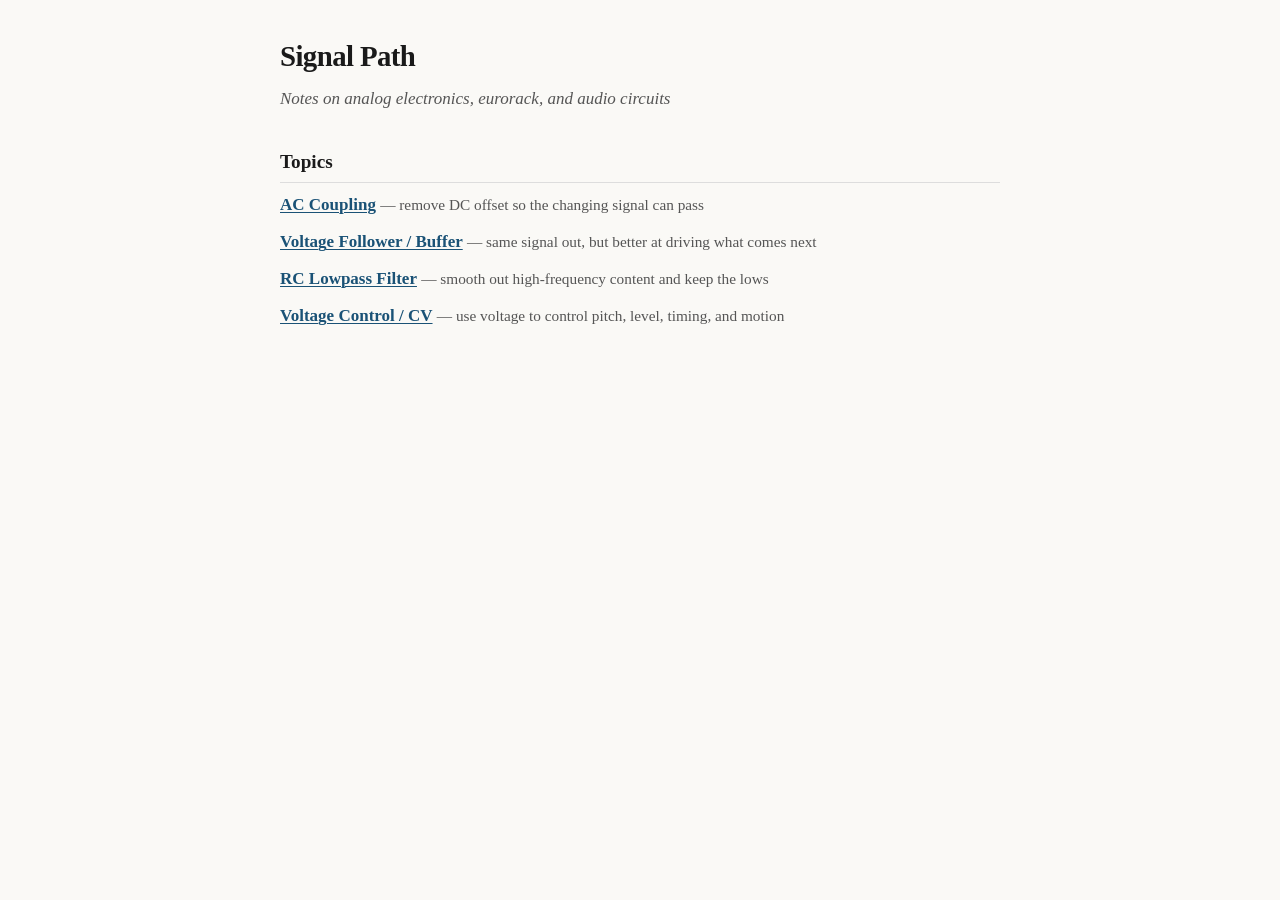
<file: index.html>
<!DOCTYPE html>
<html lang="en">
<head>
    <meta charset="UTF-8">
    <meta name="viewport" content="width=device-width, initial-scale=1.0">
    <title>Signal Path</title>
    <link rel="stylesheet" href="assets/style.css">
</head>
<body>
    <main>
        <h1>Signal Path</h1>
        <p class="subtitle">Notes on analog electronics, eurorack, and audio circuits</p>

        <h2>Topics</h2>
        <nav>
            <ul class="topic-list">
                <li>
                    <a href="topics/ac-coupling.html">AC Coupling</a>
                    <span class="desc"> — remove DC offset so the changing signal can pass</span>
                </li>
                <li>
                    <a href="topics/voltage-follower.html">Voltage Follower / Buffer</a>
                    <span class="desc"> — same signal out, but better at driving what comes next</span>
                </li>
                <li>
                    <a href="topics/rc-lowpass.html">RC Lowpass Filter</a>
                    <span class="desc"> — smooth out high-frequency content and keep the lows</span>
                </li>
                <li>
                    <a href="topics/voltage-control.html">Voltage Control / CV</a>
                    <span class="desc"> — use voltage to control pitch, level, timing, and motion</span>
                </li>
            </ul>
        </nav>
    </main>
</body>
</html>
</file>
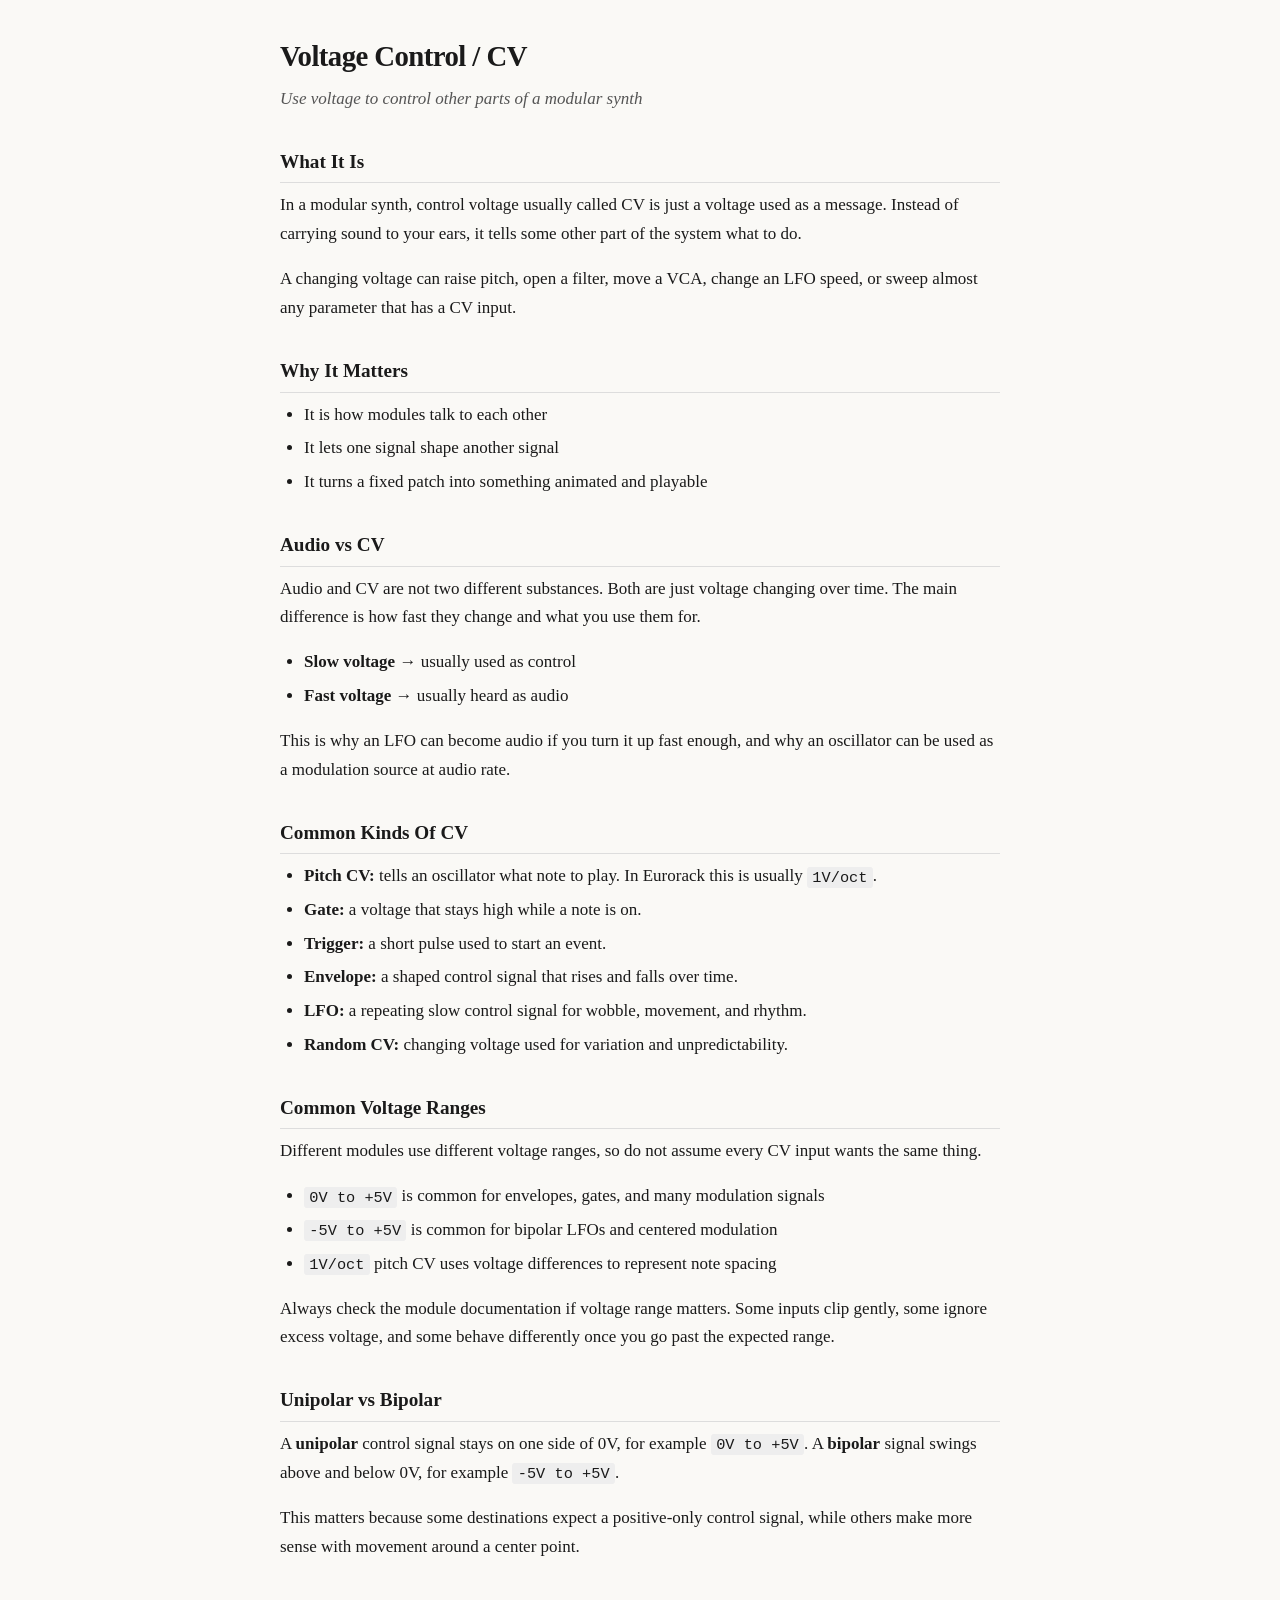
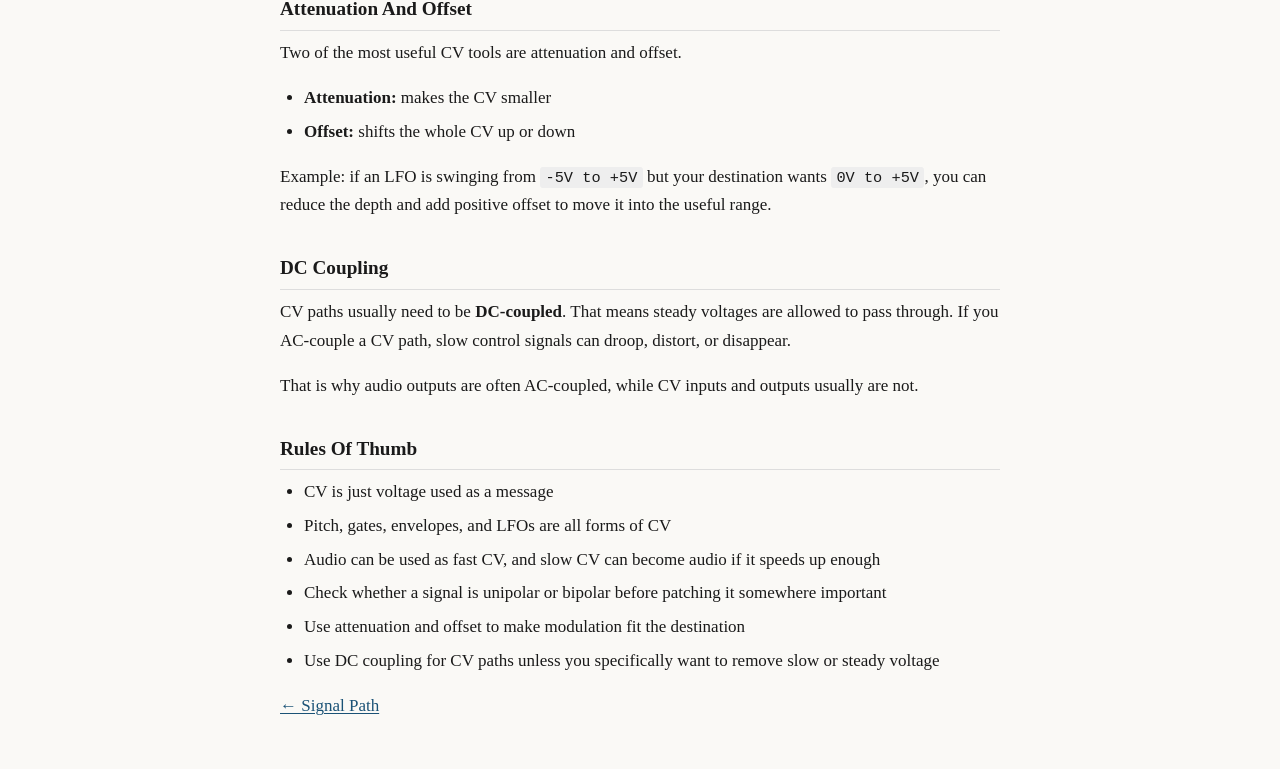
<file: topics/voltage-control.html>
<!DOCTYPE html>
<html lang="en">
<head>
    <meta charset="UTF-8">
    <meta name="viewport" content="width=device-width, initial-scale=1.0">
    <title>Voltage Control / CV — Signal Path</title>
    <link rel="stylesheet" href="../assets/style.css">
</head>
<body>
    <main>
        <h1>Voltage Control / CV</h1>
        <p class="subtitle">Use voltage to control other parts of a modular synth</p>

        <h2>What It Is</h2>
        <p>
            In a modular synth, control voltage usually called CV is just a
            voltage used as a message. Instead of carrying sound to your ears, it
            tells some other part of the system what to do.
        </p>
        <p>
            A changing voltage can raise pitch, open a filter, move a VCA, change
            an LFO speed, or sweep almost any parameter that has a CV input.
        </p>

        <h2>Why It Matters</h2>
        <ul>
            <li>It is how modules talk to each other</li>
            <li>It lets one signal shape another signal</li>
            <li>It turns a fixed patch into something animated and playable</li>
        </ul>

        <h2>Audio vs CV</h2>
        <p>
            Audio and CV are not two different substances. Both are just voltage
            changing over time. The main difference is how fast they change and
            what you use them for.
        </p>
        <ul>
            <li><strong>Slow voltage</strong> &rarr; usually used as control</li>
            <li><strong>Fast voltage</strong> &rarr; usually heard as audio</li>
        </ul>
        <p>
            This is why an LFO can become audio if you turn it up fast enough, and
            why an oscillator can be used as a modulation source at audio rate.
        </p>

        <h2>Common Kinds Of CV</h2>
        <ul>
            <li><strong>Pitch CV:</strong> tells an oscillator what note to play. In Eurorack this is usually <code>1V/oct</code>.</li>
            <li><strong>Gate:</strong> a voltage that stays high while a note is on.</li>
            <li><strong>Trigger:</strong> a short pulse used to start an event.</li>
            <li><strong>Envelope:</strong> a shaped control signal that rises and falls over time.</li>
            <li><strong>LFO:</strong> a repeating slow control signal for wobble, movement, and rhythm.</li>
            <li><strong>Random CV:</strong> changing voltage used for variation and unpredictability.</li>
        </ul>

        <h2>Common Voltage Ranges</h2>
        <p>
            Different modules use different voltage ranges, so do not assume every
            CV input wants the same thing.
        </p>
        <ul>
            <li><code>0V to +5V</code> is common for envelopes, gates, and many modulation signals</li>
            <li><code>-5V to +5V</code> is common for bipolar LFOs and centered modulation</li>
            <li><code>1V/oct</code> pitch CV uses voltage differences to represent note spacing</li>
        </ul>
        <p>
            Always check the module documentation if voltage range matters. Some
            inputs clip gently, some ignore excess voltage, and some behave
            differently once you go past the expected range.
        </p>

        <h2>Unipolar vs Bipolar</h2>
        <p>
            A <strong>unipolar</strong> control signal stays on one side of 0V, for
            example <code>0V to +5V</code>. A <strong>bipolar</strong> signal swings
            above and below 0V, for example <code>-5V to +5V</code>.
        </p>
        <p>
            This matters because some destinations expect a positive-only control
            signal, while others make more sense with movement around a center point.
        </p>

        <h2>Attenuation And Offset</h2>
        <p>
            Two of the most useful CV tools are attenuation and offset.
        </p>
        <ul>
            <li><strong>Attenuation:</strong> makes the CV smaller</li>
            <li><strong>Offset:</strong> shifts the whole CV up or down</li>
        </ul>
        <p>
            Example: if an LFO is swinging from <code>-5V to +5V</code> but your
            destination wants <code>0V to +5V</code>, you can reduce the depth and
            add positive offset to move it into the useful range.
        </p>

        <h2>DC Coupling</h2>
        <p>
            CV paths usually need to be <strong>DC-coupled</strong>. That means
            steady voltages are allowed to pass through. If you AC-couple a CV
            path, slow control signals can droop, distort, or disappear.
        </p>
        <p>
            That is why audio outputs are often AC-coupled, while CV inputs and
            outputs usually are not.
        </p>

        <h2>Rules Of Thumb</h2>
        <ul>
            <li>CV is just voltage used as a message</li>
            <li>Pitch, gates, envelopes, and LFOs are all forms of CV</li>
            <li>Audio can be used as fast CV, and slow CV can become audio if it speeds up enough</li>
            <li>Check whether a signal is unipolar or bipolar before patching it somewhere important</li>
            <li>Use attenuation and offset to make modulation fit the destination</li>
            <li>Use DC coupling for CV paths unless you specifically want to remove slow or steady voltage</li>
        </ul>

        <p><a href="../index.html">&larr; Signal Path</a></p>
    </main>
</body>
</html>
</file>
<file: assets/style.css>
* {
    margin: 0;
    padding: 0;
    box-sizing: border-box;
}

body {
    font-family: "Georgia", "Times New Roman", serif;
    font-size: 17px;
    line-height: 1.7;
    color: #1a1a1a;
    background: #faf9f6;
    padding: 2rem 1rem;
}

main {
    max-width: 720px;
    margin: 0 auto;
}

h1 {
    font-size: 1.8rem;
    font-weight: 700;
    margin-bottom: 0.25rem;
    letter-spacing: -0.02em;
}

h1 + .subtitle {
    font-style: italic;
    color: #555;
    margin-bottom: 2rem;
}

h2 {
    font-size: 1.2rem;
    font-weight: 700;
    margin-top: 2rem;
    margin-bottom: 0.5rem;
    border-bottom: 1px solid #ddd;
    padding-bottom: 0.25rem;
}

p {
    margin-bottom: 1rem;
}

code {
    font-family: "SF Mono", "Menlo", "Consolas", monospace;
    font-size: 0.9em;
    background: #eee;
    padding: 0.1em 0.35em;
    border-radius: 3px;
}

a {
    color: #1a5276;
    text-decoration-thickness: 1px;
    text-underline-offset: 2px;
}

a:hover {
    color: #0e3a5c;
}

.circuit-embed {
    margin: 1.5rem 0;
    display: flex;
    justify-content: center;
}

ul, ol {
    margin-bottom: 1rem;
    padding-left: 1.5rem;
}

li {
    margin-bottom: 0.3rem;
}

.formula {
    font-family: "SF Mono", "Menlo", "Consolas", monospace;
    font-size: 1.1em;
    text-align: center;
    margin: 1rem 0;
    padding: 0.75rem;
    background: #f0ede6;
    border-radius: 4px;
}

nav ul {
    list-style: none;
    padding-left: 0;
}

nav li {
    margin-bottom: 0.5rem;
}

.topic-list a {
    font-weight: 600;
}

.topic-list .desc {
    color: #555;
    font-size: 0.9em;
}
</file>
